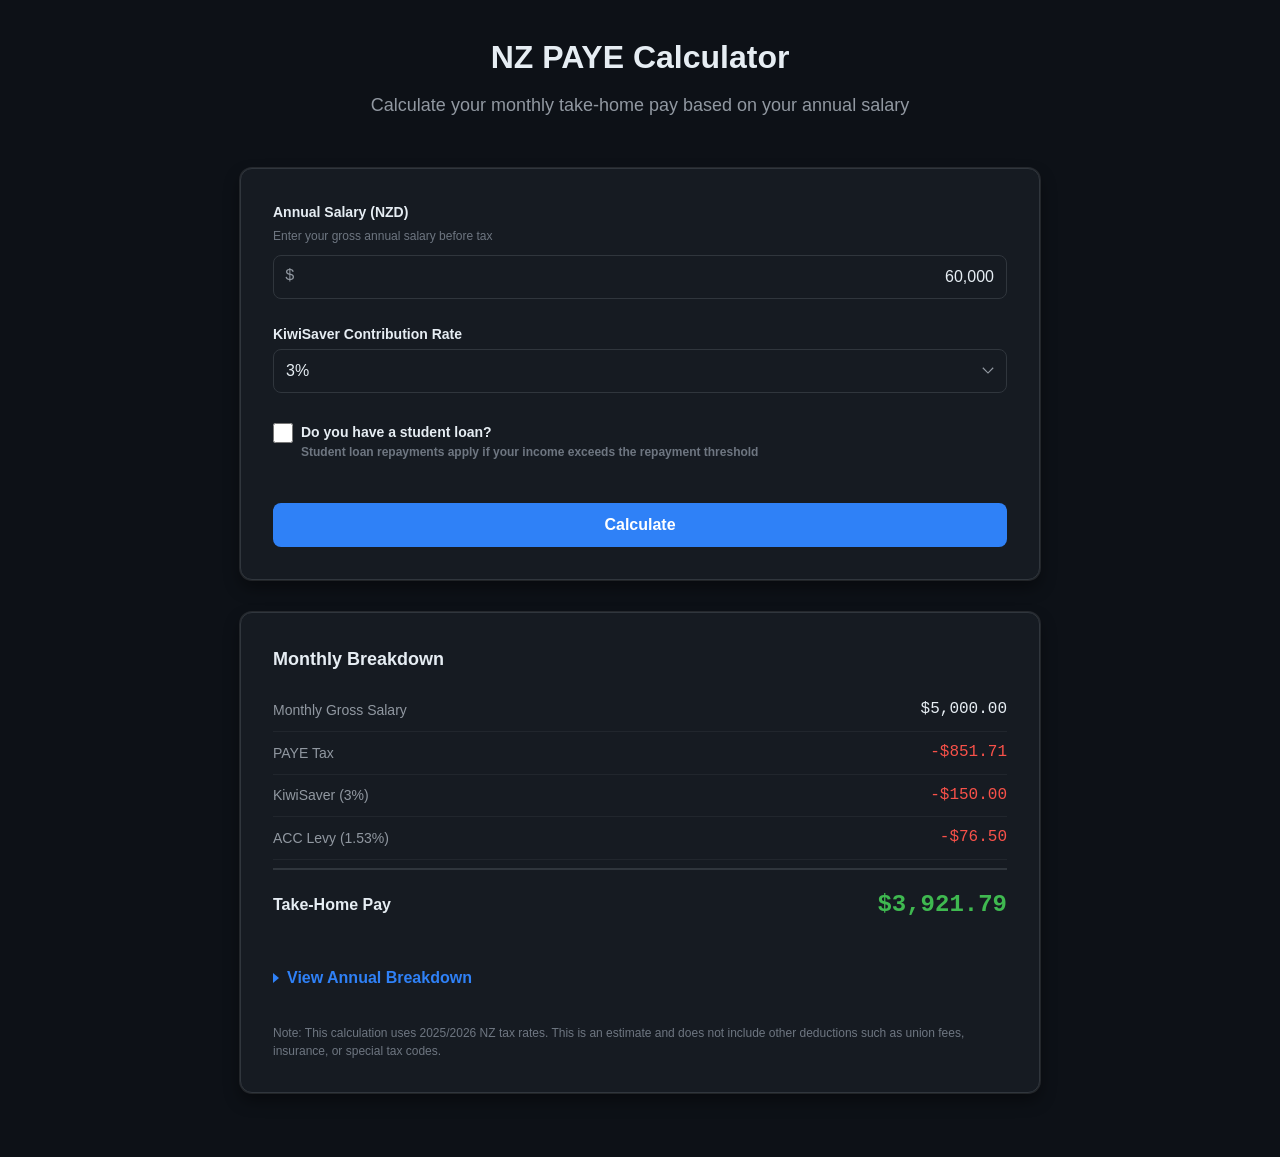
<file: src/mvp/index.html>
<!DOCTYPE html>
<html lang="en">
<head>
    <meta charset="UTF-8">
    <meta name="viewport" content="width=device-width, initial-scale=1.0">
    <title>NZ PAYE Calculator</title>
    <link rel="stylesheet" href="styles.css">
</head>
<body>
    <main class="container">
        <!-- REQ-MVP-016: Header -->
        <header class="header">
            <h1>NZ PAYE Calculator</h1>
            <p class="subtitle">Calculate your monthly take-home pay based on your annual salary</p>
        </header>

        <!-- Calculator Inputs -->
        <section class="card" aria-label="Calculator inputs">
            <form id="paye-form" novalidate>
                <!-- REQ-MVP-001: Annual Salary Input -->
                <div class="form-group">
                    <label for="annual-salary">Annual Salary (NZD)</label>
                    <span class="help-text" id="salary-help">Enter your gross annual salary before tax</span>
                    <div class="input-wrapper">
                        <span class="input-prefix" aria-hidden="true">$</span>
                        <input
                            type="text"
                            id="annual-salary"
                            class="salary-input"
                            placeholder="60,000"
                            value="60,000"
                            inputmode="numeric"
                            aria-describedby="salary-help salary-error"
                        >
                    </div>
                    <!-- REQ-MVP-028: Inline validation error -->
                    <div id="salary-error" class="error-message" role="alert" hidden></div>
                </div>

                <!-- REQ-MVP-003, REQ-007: KiwiSaver Rate Dropdown -->
                <div class="form-group">
                    <label for="kiwisaver-rate">KiwiSaver Contribution Rate</label>
                    <select id="kiwisaver-rate">
                        <!-- REQ-007: 0% option listed first, 3% remains default -->
                        <option value="0">0%</option>
                        <option value="0.03" selected>3%</option>
                        <option value="0.04">4%</option>
                        <option value="0.06">6%</option>
                        <option value="0.08">8%</option>
                        <option value="0.10">10%</option>
                    </select>
                </div>

                <!-- REQ-MVP-004: Student Loan Checkbox -->
                <div class="form-group">
                    <div class="checkbox-wrapper">
                        <input type="checkbox" id="student-loan" aria-describedby="student-loan-help">
                        <label for="student-loan" class="checkbox-label-text">
                            Do you have a student loan?
                            <span class="help-text" id="student-loan-help">Student loan repayments apply if your income exceeds the repayment threshold</span>
                        </label>
                    </div>
                </div>

                <!-- Calculate Button -->
                <button type="submit" class="btn-primary">Calculate</button>
            </form>
        </section>

        <!-- REQ-MVP-012: Results Section -->
        <section id="results" class="card results-section" hidden aria-label="Calculation results" aria-live="polite">
            <!-- REQ-MVP-012: Monthly Breakdown (primary, always visible after calculation) -->
            <h2 class="results-title">Monthly Breakdown</h2>
            <div class="breakdown" id="monthly-breakdown">
                <dl>
                    <div class="row">
                        <dt>Monthly Gross Salary</dt>
                        <dd id="monthly-gross"></dd>
                    </div>
                    <div class="row">
                        <dt>PAYE Tax</dt>
                        <dd id="monthly-paye" class="deduction"></dd>
                    </div>
                    <div class="row">
                        <dt id="monthly-kiwisaver-label">KiwiSaver (3%)</dt>
                        <dd id="monthly-kiwisaver" class="deduction"></dd>
                    </div>
                    <div class="row">
                        <dt>ACC Levy (1.53%)</dt>
                        <dd id="monthly-acc" class="deduction"></dd>
                    </div>
                    <div class="row" id="monthly-student-loan-row" hidden>
                        <dt>Student Loan (12%)</dt>
                        <dd id="monthly-student-loan" class="deduction"></dd>
                    </div>
                    <div class="row take-home-row">
                        <dt>Take-Home Pay</dt>
                        <dd id="monthly-take-home"></dd>
                    </div>
                </dl>
            </div>

            <!-- REQ-MVP-014: Annual Breakdown (collapsible, collapsed by default) -->
            <details>
                <summary>View Annual Breakdown</summary>
                <div class="breakdown" id="annual-breakdown">
                    <dl>
                        <div class="row">
                            <dt>Annual Gross Salary</dt>
                            <dd id="annual-gross"></dd>
                        </div>
                        <div class="row">
                            <dt>PAYE Tax</dt>
                            <dd id="annual-paye" class="deduction"></dd>
                        </div>
                        <div class="row">
                            <dt id="annual-kiwisaver-label">KiwiSaver (3%)</dt>
                            <dd id="annual-kiwisaver" class="deduction"></dd>
                        </div>
                        <div class="row">
                            <dt>ACC Levy (1.53%)</dt>
                            <dd id="annual-acc" class="deduction"></dd>
                        </div>
                        <div class="row" id="annual-student-loan-row" hidden>
                            <dt>Student Loan (12%)</dt>
                            <dd id="annual-student-loan" class="deduction"></dd>
                        </div>
                        <div class="row take-home-row">
                            <dt>Take-Home Pay</dt>
                            <dd id="annual-take-home"></dd>
                        </div>
                    </dl>
                </div>
            </details>

            <!-- REQ-MVP-015: Disclaimer -->
            <p class="disclaimer">
                Note: This calculation uses 2025/2026 NZ tax rates. This is an estimate and does not
                include other deductions such as union fees, insurance, or special tax codes.
            </p>
        </section>
    </main>

    <script src="app.js"></script>
</body>
</html>
</file>
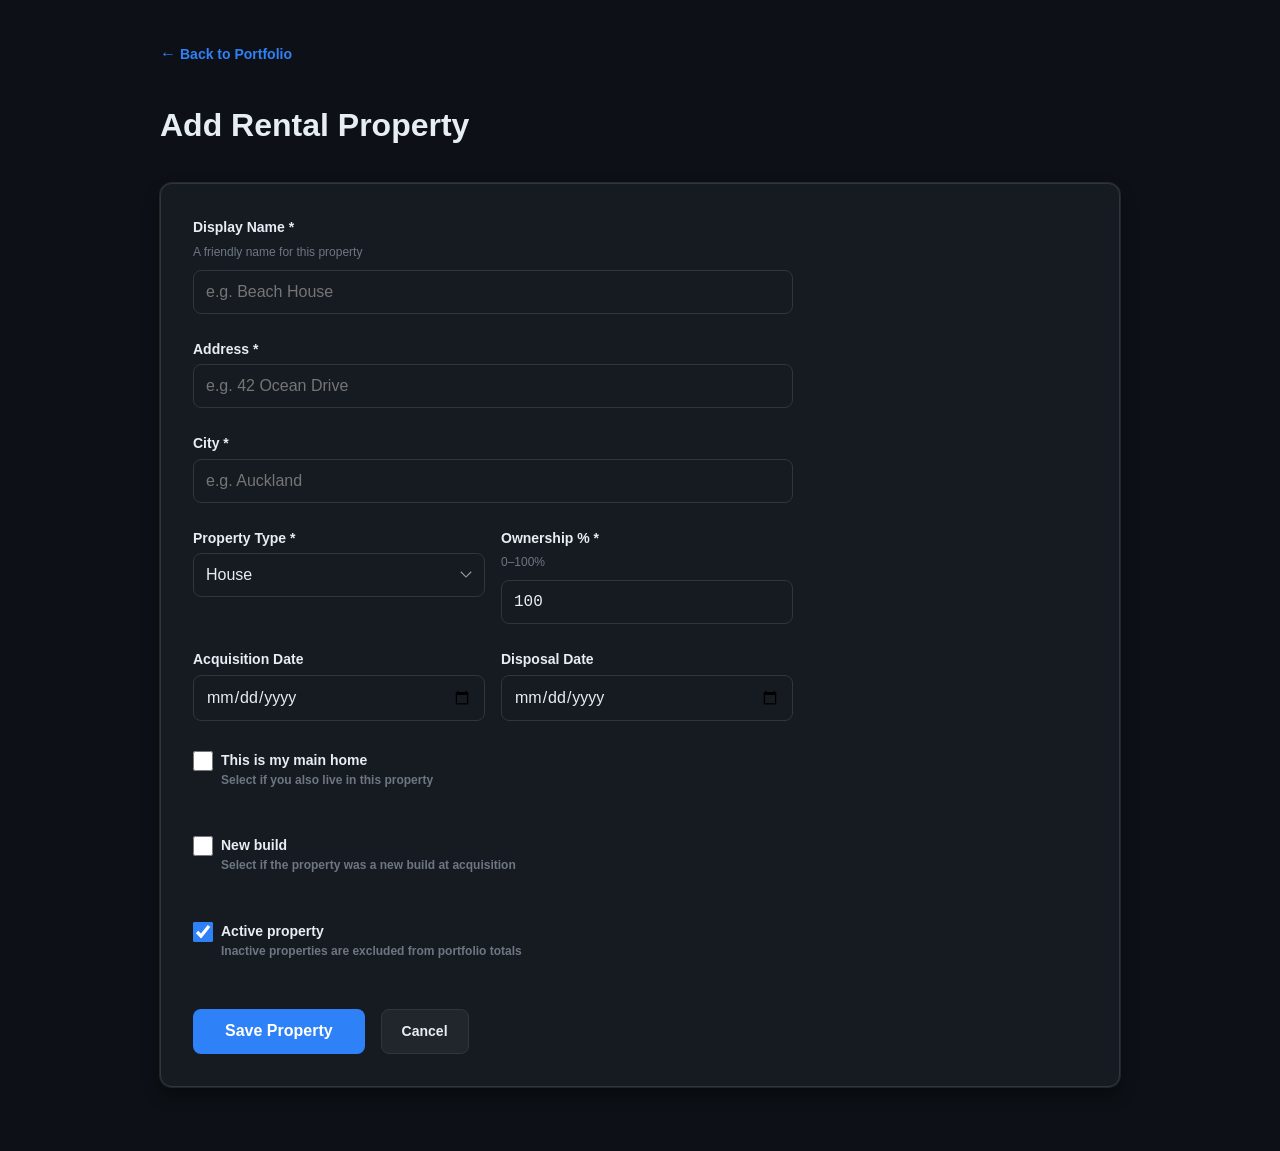
<file: src/mvp/IRD/Individual/rental-property-edit.html>
<!DOCTYPE html>
<html lang="en">
<head>
    <meta charset="UTF-8">
    <meta name="viewport" content="width=device-width, initial-scale=1.0">
    <title>Add / Edit Rental Property</title>
    <!-- REQ-001: Reuse shared design system -->
    <link rel="stylesheet" href="../../styles.css">
    <link rel="stylesheet" href="rental-styles.css">
</head>
<body>
    <main class="rental-container">
        <!-- REQ-001: Back to portfolio -->
        <a href="rental-property.html" class="back-link">Back to Portfolio</a>

        <header class="page-header">
            <h1 id="page-title">Add Rental Property</h1>
        </header>

        <!-- REQ-001: Property form -->
        <section class="card">
            <form id="property-form" class="property-form" novalidate>
                <!-- Display Name -->
                <div class="form-group">
                    <label for="displayName">Display Name <span aria-hidden="true">*</span></label>
                    <span class="help-text">A friendly name for this property</span>
                    <input type="text" id="displayName" required aria-required="true"
                           placeholder="e.g. Beach House">
                    <div class="error-message" id="displayName-error" role="alert" hidden></div>
                </div>

                <!-- Address -->
                <div class="form-group">
                    <label for="addressLine1">Address <span aria-hidden="true">*</span></label>
                    <input type="text" id="addressLine1" required aria-required="true"
                           placeholder="e.g. 42 Ocean Drive">
                    <div class="error-message" id="addressLine1-error" role="alert" hidden></div>
                </div>

                <!-- City -->
                <div class="form-group">
                    <label for="city">City <span aria-hidden="true">*</span></label>
                    <input type="text" id="city" required aria-required="true"
                           placeholder="e.g. Auckland">
                    <div class="error-message" id="city-error" role="alert" hidden></div>
                </div>

                <div class="form-row">
                    <!-- Property Type -->
                    <div class="form-group">
                        <label for="propertyType">Property Type <span aria-hidden="true">*</span></label>
                        <select id="propertyType" required aria-required="true">
                            <option value="House">House</option>
                            <option value="Apartment">Apartment</option>
                            <option value="Townhouse">Townhouse</option>
                            <option value="Unit">Unit</option>
                            <option value="Commercial">Commercial</option>
                            <option value="Other">Other</option>
                        </select>
                    </div>

                    <!-- Ownership Percentage -->
                    <div class="form-group">
                        <label for="ownershipPercentage">Ownership % <span aria-hidden="true">*</span></label>
                        <span class="help-text">0–100%</span>
                        <input type="number" id="ownershipPercentage" required aria-required="true"
                               min="0" max="100" step="0.01" value="100"
                               placeholder="100">
                        <div class="error-message" id="ownershipPercentage-error" role="alert" hidden></div>
                    </div>
                </div>

                <div class="form-row">
                    <!-- Acquisition Date -->
                    <div class="form-group">
                        <label for="acquisitionDate">Acquisition Date</label>
                        <input type="date" id="acquisitionDate">
                    </div>

                    <!-- Disposal Date -->
                    <div class="form-group">
                        <label for="disposalDate">Disposal Date</label>
                        <input type="date" id="disposalDate">
                    </div>
                </div>

                <!-- Boolean flags -->
                <div class="form-group">
                    <div class="checkbox-wrapper">
                        <input type="checkbox" id="isMainHome">
                        <label for="isMainHome" class="checkbox-label-text">
                            This is my main home
                            <span class="help-text">Select if you also live in this property</span>
                        </label>
                    </div>
                </div>

                <div class="form-group">
                    <div class="checkbox-wrapper">
                        <input type="checkbox" id="isNewBuild">
                        <label for="isNewBuild" class="checkbox-label-text">
                            New build
                            <span class="help-text">Select if the property was a new build at acquisition</span>
                        </label>
                    </div>
                </div>

                <div class="form-group">
                    <div class="checkbox-wrapper">
                        <input type="checkbox" id="isActive" checked>
                        <label for="isActive" class="checkbox-label-text">
                            Active property
                            <span class="help-text">Inactive properties are excluded from portfolio totals</span>
                        </label>
                    </div>
                </div>

                <!-- REQ-001: Form actions -->
                <div class="form-actions">
                    <button type="submit" class="btn-primary">Save Property</button>
                    <a href="rental-property.html" class="btn-secondary" role="button">Cancel</a>
                </div>
            </form>
        </section>
    </main>

    <script src="rental-app.js"></script>
    <script>
        /* ================================================
           Property Edit Page — Controller
           REQ-001
           ================================================ */

        'use strict';

        var editingId = getQueryParam('id');

        function initForm() {
            if (editingId) {
                // Pre-populate for editing
                var prop = getPropertyById(editingId);
                if (!prop) {
                    window.location.href = 'rental-property.html';
                    return;
                }
                document.getElementById('page-title').textContent = 'Edit Rental Property';
                document.getElementById('displayName').value = prop.displayName || '';
                document.getElementById('addressLine1').value = prop.addressLine1 || '';
                document.getElementById('city').value = prop.city || '';
                document.getElementById('propertyType').value = prop.propertyType || 'House';
                document.getElementById('ownershipPercentage').value =
                    Math.round(prop.ownershipPercentage * 100);
                document.getElementById('acquisitionDate').value = prop.acquisitionDate || '';
                document.getElementById('disposalDate').value = prop.disposalDate || '';
                document.getElementById('isMainHome').checked = !!prop.isMainHome;
                document.getElementById('isNewBuild').checked = !!prop.isNewBuild;
                document.getElementById('isActive').checked = prop.isActive !== false;
            }
        }

        function validateForm() {
            var valid = true;
            var fields = ['displayName', 'addressLine1', 'city'];
            fields.forEach(function (f) {
                var el = document.getElementById(f);
                var errEl = document.getElementById(f + '-error');
                if (!el.value.trim()) {
                    el.classList.add('has-error');
                    errEl.textContent = 'This field is required.';
                    errEl.hidden = false;
                    valid = false;
                } else {
                    el.classList.remove('has-error');
                    errEl.hidden = true;
                }
            });

            var pctEl = document.getElementById('ownershipPercentage');
            var pctErr = document.getElementById('ownershipPercentage-error');
            var pctVal = parseFloat(pctEl.value);
            if (isNaN(pctVal) || pctVal < 0 || pctVal > 100) {
                pctEl.classList.add('has-error');
                pctErr.textContent = 'Enter a value between 0 and 100.';
                pctErr.hidden = false;
                valid = false;
            } else {
                pctEl.classList.remove('has-error');
                pctErr.hidden = true;
            }

            return valid;
        }

        function handleSubmit(e) {
            e.preventDefault();
            if (!validateForm()) return;

            var data = {
                displayName: document.getElementById('displayName').value.trim(),
                addressLine1: document.getElementById('addressLine1').value.trim(),
                city: document.getElementById('city').value.trim(),
                propertyType: document.getElementById('propertyType').value,
                ownershipPercentage: parseFloat(document.getElementById('ownershipPercentage').value) / 100,
                acquisitionDate: document.getElementById('acquisitionDate').value || null,
                disposalDate: document.getElementById('disposalDate').value || null,
                isMainHome: document.getElementById('isMainHome').checked,
                isNewBuild: document.getElementById('isNewBuild').checked,
                isActive: document.getElementById('isActive').checked
            };

            if (editingId) {
                updateProperty(editingId, data);
                logActivity(
                    (getWorkpaperByPropertyId(editingId) || {}).workpaperId || '',
                    'UpdatedProperty', 'property', null, data.displayName
                );
            } else {
                createProperty(data);
            }

            window.location.href = 'rental-property.html';
        }

        // Bind events
        document.getElementById('property-form').addEventListener('submit', handleSubmit);

        // Clear errors on input
        document.querySelectorAll('#property-form input, #property-form select').forEach(function (el) {
            el.addEventListener('input', function () {
                el.classList.remove('has-error');
                var errEl = document.getElementById(el.id + '-error');
                if (errEl) errEl.hidden = true;
            });
        });

        // Init
        document.addEventListener('DOMContentLoaded', initForm);
    </script>
</body>
</html>
</file>
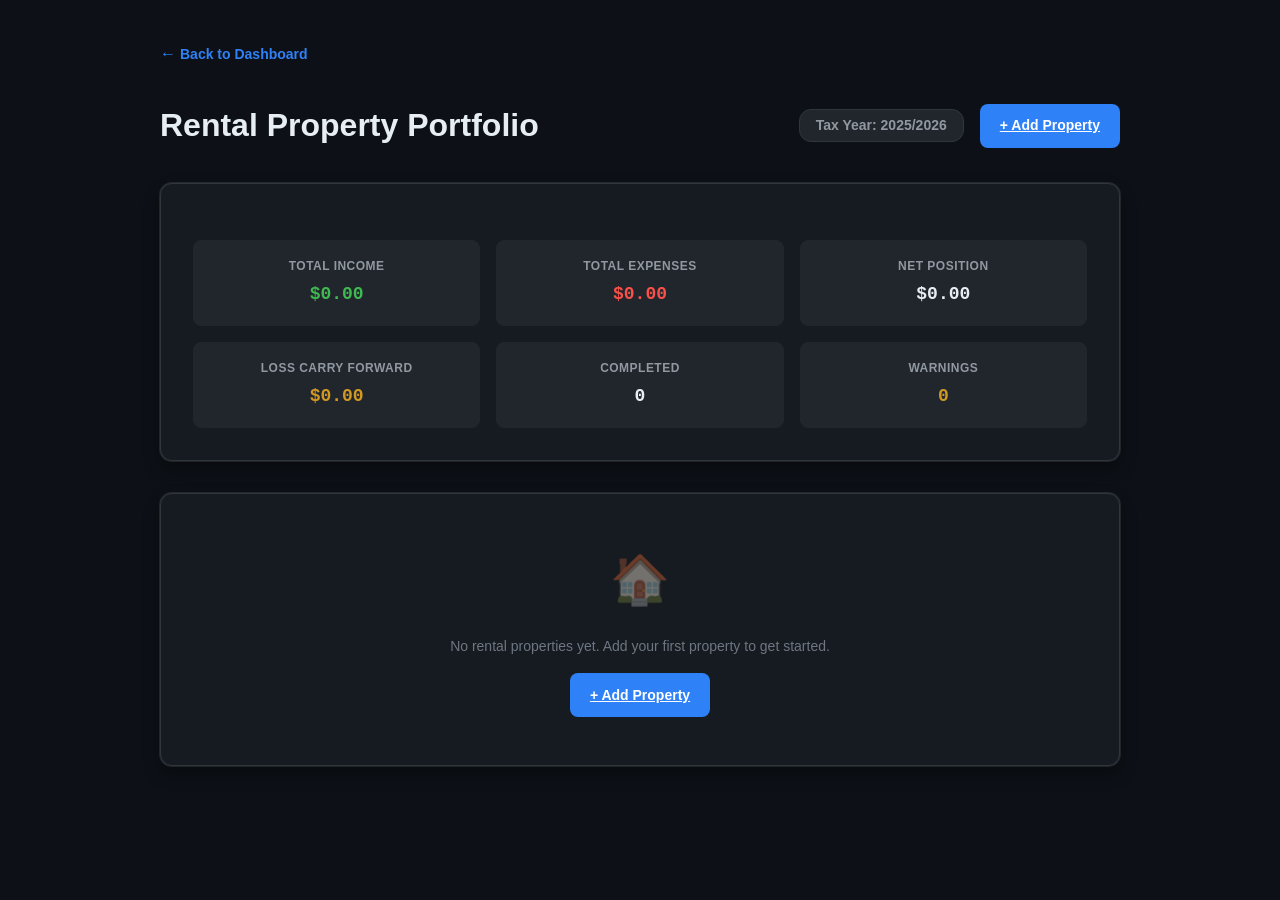
<file: src/mvp/IRD/Individual/rental-property.html>
<!DOCTYPE html>
<html lang="en">
<head>
    <meta charset="UTF-8">
    <meta name="viewport" content="width=device-width, initial-scale=1.0">
    <title>Rental Property Portfolio</title>
    <!-- REQ-001: Reuse shared design system -->
    <link rel="stylesheet" href="../../styles.css">
    <link rel="stylesheet" href="rental-styles.css">
</head>
<body>
    <main class="rental-container">
        <!-- REQ-001: Back to main -->
        <a href="../../index.html" class="back-link">Back to Dashboard</a>

        <!-- REQ-001, REQ-008: Page header with tax year badge -->
        <header class="page-header">
            <h1>Rental Property Portfolio</h1>
            <div class="page-header-actions">
                <span class="tax-year-badge" id="tax-year-badge" aria-label="Tax year"></span>
                <!-- REQ-001: Add property -->
                <a href="rental-property-edit.html" class="btn-primary--compact" role="button">
                    + Add Property
                </a>
            </div>
        </header>

        <!-- REQ-008: Portfolio Totals Panel -->
        <section class="card" aria-label="Portfolio totals" id="totals-section">
            <div class="totals-panel" id="totals-panel">
                <div class="totals-panel__item">
                    <span class="totals-panel__label">Total Income</span>
                    <span class="totals-panel__value totals-panel__value--positive" id="total-income">$0.00</span>
                </div>
                <div class="totals-panel__item">
                    <span class="totals-panel__label">Total Expenses</span>
                    <span class="totals-panel__value totals-panel__value--negative" id="total-expenses">$0.00</span>
                </div>
                <div class="totals-panel__item">
                    <span class="totals-panel__label">Net Position</span>
                    <span class="totals-panel__value" id="total-net">$0.00</span>
                </div>
                <div class="totals-panel__item">
                    <span class="totals-panel__label">Loss Carry Forward</span>
                    <span class="totals-panel__value totals-panel__value--warning" id="total-loss">$0.00</span>
                </div>
                <div class="totals-panel__item">
                    <span class="totals-panel__label">Completed</span>
                    <span class="totals-panel__value" id="total-completed">0</span>
                </div>
                <div class="totals-panel__item">
                    <span class="totals-panel__label">Warnings</span>
                    <span class="totals-panel__value totals-panel__value--warning" id="total-warnings">0</span>
                </div>
            </div>
        </section>

        <!-- REQ-001: Property list -->
        <section aria-label="Property list" id="property-list-section">
            <div class="property-list" id="property-list">
                <!-- Rendered by JS -->
            </div>

            <!-- Empty state -->
            <div class="card no-data" id="empty-state" hidden>
                <div class="no-data__icon" aria-hidden="true">🏠</div>
                <p class="no-data__text">No rental properties yet. Add your first property to get started.</p>
                <a href="rental-property-edit.html" class="btn-primary--compact" role="button">+ Add Property</a>
            </div>
        </section>
    </main>

    <script src="rental-app.js"></script>
    <script>
        /* ================================================
           Portfolio List Page — Controller
           REQ-001, REQ-008
           ================================================ */

        'use strict';

        function renderPortfolio() {
            var settings = loadSettings();
            var properties = loadProperties();
            var listEl = document.getElementById('property-list');
            var emptyEl = document.getElementById('empty-state');
            var badgeEl = document.getElementById('tax-year-badge');

            // REQ-008: Tax year badge
            badgeEl.textContent = 'Tax Year: ' + settings.taxYear;

            // Empty state
            if (properties.length === 0) {
                listEl.innerHTML = '';
                emptyEl.hidden = false;
                return;
            }
            emptyEl.hidden = true;

            // REQ-001: Render property cards
            var html = '';
            properties.forEach(function (prop) {
                var summary = getPropertySummary(prop.propertyId);
                var net = summary.netRentalIncome || 0;
                var netClass = net >= 0 ? 'currency-positive' : 'currency-negative';
                var statusLabel = summary.status.replace(/([A-Z])/g, ' $1').trim();

                // Build diagnostic badges
                var badgesHtml = '<span class="status-badge status-badge--' + summary.status + '">' + statusLabel + '</span>';

                if (summary.hasBlocking) {
                    badgesHtml += ' <span class="diag-badge diag-badge--blocking">Blocking</span>';
                } else if (summary.hasWarning) {
                    badgesHtml += ' <span class="diag-badge diag-badge--warning">Warning</span>';
                }

                html += '<a href="rental-workpaper.html?id=' + prop.propertyId + '" ' +
                    'class="property-card" ' +
                    'aria-label="' + prop.displayName + '">' +
                    '<div class="property-card__info">' +
                        '<span class="property-card__name">' + escapeHtml(prop.displayName) + '</span>' +
                        '<span class="property-card__address">' + escapeHtml(prop.addressLine1 + ', ' + prop.city) + '</span>' +
                        '<div class="property-card__meta">' +
                            '<span>' + escapeHtml(formatCategory(prop.propertyType)) + '</span>' +
                            '<span>' + Math.round(prop.ownershipPercentage * 100) + '% owned</span>' +
                        '</div>' +
                    '</div>' +
                    '<div class="property-card__right">' +
                        '<span class="property-card__net ' + netClass + '">' + formatCurrency(net) + '</span>' +
                        '<div class="property-card__badges">' + badgesHtml + '</div>' +
                    '</div>' +
                '</a>';
            });
            listEl.innerHTML = html;

            // REQ-008: Portfolio totals
            renderTotals();
        }

        // REQ-008: Render totals panel
        function renderTotals() {
            var totals = calculatePortfolioTotals();

            document.getElementById('total-income').textContent = formatCurrency(totals.totalIncome);
            document.getElementById('total-expenses').textContent = formatCurrency(totals.totalExpenses);

            var netEl = document.getElementById('total-net');
            netEl.textContent = formatCurrency(totals.netPosition);
            netEl.className = 'totals-panel__value ' +
                (totals.netPosition >= 0 ? 'totals-panel__value--positive' : 'totals-panel__value--negative');

            document.getElementById('total-loss').textContent = formatCurrency(totals.lossCarryForward);
            document.getElementById('total-completed').textContent = totals.completedCount + ' / ' + totals.propertyCount;
            document.getElementById('total-warnings').textContent = String(totals.warningCount);
        }

        // Utility: escape HTML
        function escapeHtml(str) {
            var div = document.createElement('div');
            div.appendChild(document.createTextNode(str || ''));
            return div.innerHTML;
        }

        // Init
        document.addEventListener('DOMContentLoaded', renderPortfolio);
    </script>
</body>
</html>
</file>
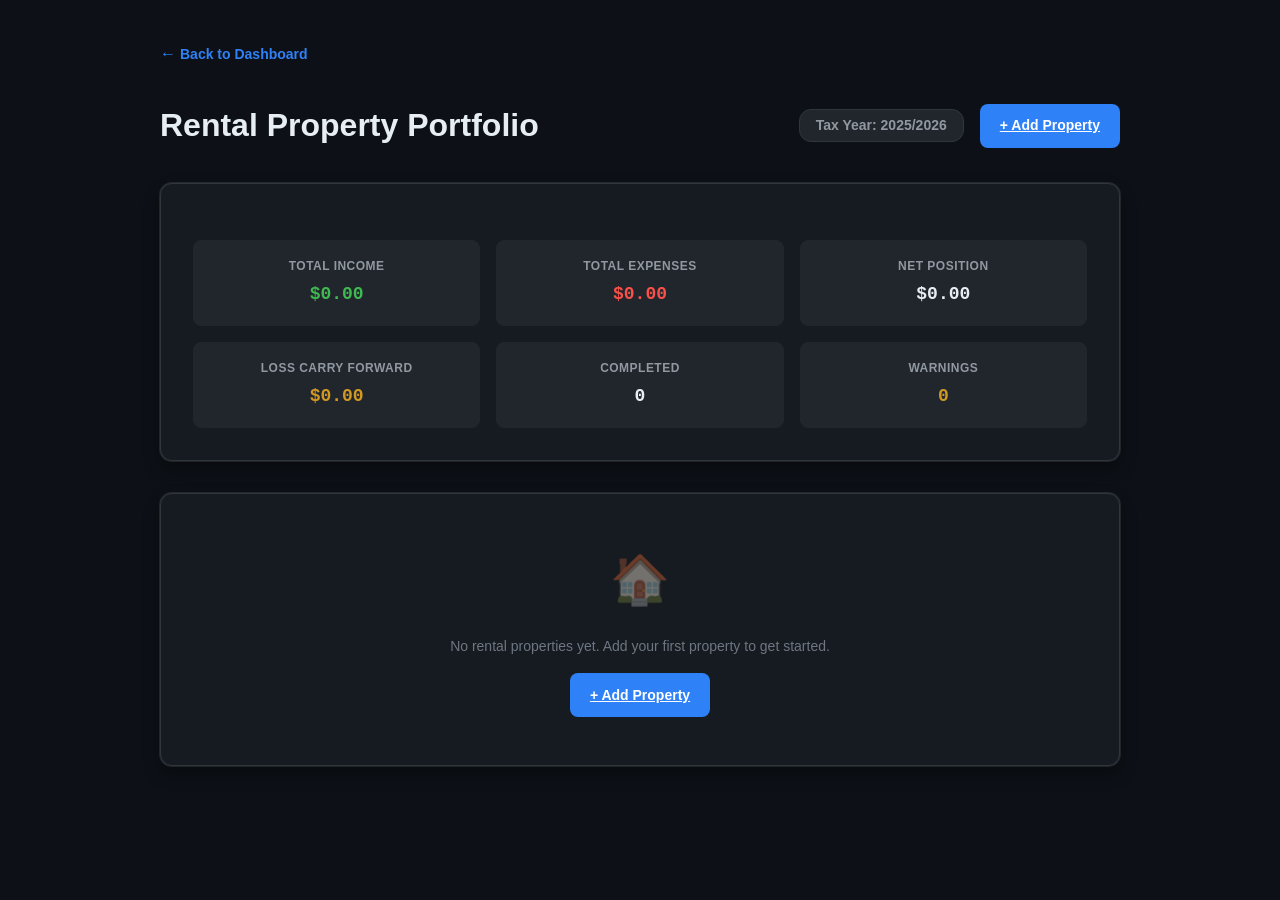
<file: src/mvp/IRD/Individual/rental-workpaper.html>
<!DOCTYPE html>
<html lang="en">
<head>
    <meta charset="UTF-8">
    <meta name="viewport" content="width=device-width, initial-scale=1.0">
    <title>Rental Workpaper</title>
    <!-- REQ-002: Reuse shared design system -->
    <link rel="stylesheet" href="../../styles.css">
    <link rel="stylesheet" href="rental-styles.css">
</head>
<body>
    <main class="rental-container">
        <!-- REQ-002: Back to portfolio -->
        <a href="rental-property.html" class="back-link">Back to Portfolio</a>

        <!-- Header -->
        <header class="page-header">
            <h1 id="workpaper-title">Rental Workpaper</h1>
            <div class="page-header-actions">
                <span class="tax-year-badge" id="tax-year-badge"></span>
                <span class="status-badge" id="header-status-badge"></span>
            </div>
        </header>

        <!-- REQ-012: Diagnostics banner -->
        <div id="diagnostics-banner" class="card diagnostics-list" hidden aria-live="polite"></div>

        <!-- REQ-002: Tab navigation -->
        <nav class="tab-nav" role="tablist" aria-label="Workpaper sections">
            <button role="tab" id="tab-income" aria-selected="true" aria-controls="panel-income"
                    data-tab="income">Income &amp; Days</button>
            <button role="tab" id="tab-expenses" aria-selected="false" aria-controls="panel-expenses"
                    data-tab="expenses">Expenses</button>
            <button role="tab" id="tab-results" aria-selected="false" aria-controls="panel-results"
                    data-tab="results">Results</button>
            <button role="tab" id="tab-evidence" aria-selected="false" aria-controls="panel-evidence"
                    data-tab="evidence">Evidence</button>
            <button role="tab" id="tab-activity" aria-selected="false" aria-controls="panel-activity"
                    data-tab="activity">Activity</button>
        </nav>

        <!-- ============================================
             TAB PANELS
             ============================================ -->

        <!-- REQ-003, REQ-007: Income & Days -->
        <section role="tabpanel" id="panel-income" class="tab-panel active" aria-labelledby="tab-income">
            <div class="card">
                <h2 class="tab-section__title">Income &amp; Days</h2>

                <div class="form-group">
                    <label for="grossRentalIncome">Gross Rental Income ($) <span aria-hidden="true">*</span></label>
                    <span class="help-text">Total rent received before expenses</span>
                    <div class="input-wrapper">
                        <span class="input-prefix" aria-hidden="true">$</span>
                        <input type="text" id="grossRentalIncome" class="salary-input"
                               inputmode="decimal" placeholder="0.00"
                               aria-describedby="grossRentalIncome-help">
                    </div>
                </div>

                <div class="form-row">
                    <div class="form-group">
                        <label for="daysRented">Days Rented <span aria-hidden="true">*</span></label>
                        <span class="help-text">Number of days the property was rented</span>
                        <input type="number" id="daysRented" min="0" max="365" step="1" placeholder="0">
                    </div>
                    <div class="form-group">
                        <label for="daysAvailable">Days Available</label>
                        <span class="help-text">Number of days available for rent</span>
                        <input type="number" id="daysAvailable" min="0" max="365" step="1" placeholder="0">
                    </div>
                </div>

                <!-- REQ-003: Mixed use toggle -->
                <div class="form-group">
                    <div class="toggle-wrapper">
                        <label class="toggle-switch" aria-label="Mixed use property">
                            <input type="checkbox" id="mixedUse">
                            <span class="toggle-slider"></span>
                        </label>
                        <span class="toggle-label" id="mixedUse-label">Mixed Use (personal &amp; rental)</span>
                    </div>
                </div>

                <div class="form-group" id="daysPrivate-group" hidden>
                    <label for="daysPrivate">Days Private Use <span aria-hidden="true">*</span></label>
                    <span class="help-text">Number of days the property was used privately</span>
                    <input type="number" id="daysPrivate" min="0" max="365" step="1" placeholder="0">
                </div>
            </div>
        </section>

        <!-- REQ-002: Expenses -->
        <section role="tabpanel" id="panel-expenses" class="tab-panel" aria-labelledby="tab-expenses">
            <div class="card">
                <h2 class="tab-section__title">Expense Lines</h2>

                <!-- Add expense inline form -->
                <div class="expense-form" id="expense-add-form">
                    <div class="form-group">
                        <label for="exp-category">Category</label>
                        <select id="exp-category">
                            <!-- Options populated by JS -->
                        </select>
                    </div>
                    <div class="form-group">
                        <label for="exp-description">Description</label>
                        <input type="text" id="exp-description" placeholder="Description">
                    </div>
                    <div class="form-group">
                        <label for="exp-amount">Amount ($)</label>
                        <input type="number" id="exp-amount" min="0" step="0.01" placeholder="0.00">
                    </div>
                    <div class="form-group">
                        <label for="exp-capital" class="sr-only">Capital</label>
                        <div class="checkbox-wrapper" style="padding-top:1.25rem;">
                            <input type="checkbox" id="exp-capital">
                            <label for="exp-capital" class="checkbox-label-text" style="font-size:var(--font-size-xs);">Capital</label>
                        </div>
                    </div>
                    <div class="form-group">
                        <label for="exp-apportionable" class="sr-only">Apportion</label>
                        <div class="checkbox-wrapper" style="padding-top:1.25rem;">
                            <input type="checkbox" id="exp-apportionable" checked>
                            <label for="exp-apportionable" class="checkbox-label-text" style="font-size:var(--font-size-xs);">Apportion</label>
                        </div>
                    </div>
                    <div class="form-group">
                        <label class="sr-only">Add</label>
                        <button type="button" id="btn-add-expense" class="btn-primary--compact btn-small"
                                style="margin-top:1rem;">Add</button>
                    </div>
                </div>

                <!-- Expense table -->
                <div class="expense-table-wrapper">
                    <table class="expense-table" id="expense-table">
                        <thead>
                            <tr>
                                <th scope="col">Category</th>
                                <th scope="col">Description</th>
                                <th scope="col" class="amount-cell">Amount</th>
                                <th scope="col" class="checkbox-cell">Capital</th>
                                <th scope="col" class="checkbox-cell">Apportion</th>
                                <th scope="col" class="actions-cell">Actions</th>
                            </tr>
                        </thead>
                        <tbody id="expense-tbody">
                            <!-- Rendered by JS -->
                        </tbody>
                        <tfoot id="expense-tfoot">
                            <tr class="expense-total-row">
                                <td colspan="2"><strong>Total</strong></td>
                                <td class="amount-cell" id="expense-total">$0.00</td>
                                <td></td>
                                <td></td>
                                <td></td>
                            </tr>
                        </tfoot>
                    </table>
                </div>

                <div class="empty-state" id="expenses-empty" hidden>
                    No expense lines added yet.
                </div>
            </div>
        </section>

        <!-- REQ-007: Results -->
        <section role="tabpanel" id="panel-results" class="tab-panel" aria-labelledby="tab-results">
            <div class="card">
                <h2 class="tab-section__title">Calculation Results</h2>

                <!-- REQ-007: Result breakdown -->
                <div class="results-grid" id="results-grid">
                    <div class="result-block">
                        <div class="result-block__title">Adjusted Income</div>
                        <div class="result-block__value result-block__value--positive" id="res-adjustedIncome">$0.00</div>
                    </div>
                    <div class="result-block">
                        <div class="result-block__title">Adjusted Expenses</div>
                        <div class="result-block__value result-block__value--negative" id="res-adjustedExpenses">$0.00</div>
                    </div>
                    <div class="result-block">
                        <div class="result-block__title">Net Rental Income</div>
                        <div class="result-block__value" id="res-netRentalIncome">$0.00</div>
                    </div>
                    <div class="result-block">
                        <div class="result-block__title">Loss Carry Forward</div>
                        <div class="result-block__value totals-panel__value--warning" id="res-lossCarryForward">$0.00</div>
                    </div>
                </div>

                <!-- Detailed breakdown -->
                <details class="tab-section">
                    <summary>View Detailed Breakdown</summary>
                    <div class="breakdown" id="detail-breakdown">
                        <dl>
                            <div class="row">
                                <dt>Total Expenses</dt>
                                <dd class="currency-value" id="res-totalExpenses">$0.00</dd>
                            </div>
                            <div class="row">
                                <dt>Capital Excluded</dt>
                                <dd class="currency-value deduction" id="res-capitalExcluded">$0.00</dd>
                            </div>
                            <div class="row">
                                <dt>Deductible Expense Base</dt>
                                <dd class="currency-value" id="res-deductibleBase">$0.00</dd>
                            </div>
                            <div class="row">
                                <dt>Ownership-Adjusted Expenses</dt>
                                <dd class="currency-value" id="res-ownedExpenses">$0.00</dd>
                            </div>
                            <div class="row">
                                <dt>Apportioned Expenses</dt>
                                <dd class="currency-value" id="res-apportionedExpenses">$0.00</dd>
                            </div>
                            <div class="row">
                                <dt>Interest Total</dt>
                                <dd class="currency-value" id="res-interestTotal">$0.00</dd>
                            </div>
                            <div class="row">
                                <dt>Deductible Interest (80%)</dt>
                                <dd class="currency-value" id="res-deductibleInterest">$0.00</dd>
                            </div>
                        </dl>
                    </div>
                </details>

                <!-- REQ-011: Status lifecycle buttons -->
                <div class="status-actions" id="status-actions">
                    <span class="status-actions__current">
                        Current Status: <span class="status-badge" id="results-status-badge"></span>
                    </span>
                    <div class="btn-group" id="status-buttons">
                        <!-- Rendered by JS -->
                    </div>
                </div>
            </div>
        </section>

        <!-- REQ-009: Evidence -->
        <section role="tabpanel" id="panel-evidence" class="tab-panel" aria-labelledby="tab-evidence">
            <div class="card">
                <h2 class="tab-section__title">Evidence</h2>

                <!-- Add evidence stub form -->
                <div class="evidence-form" id="evidence-add-form">
                    <div class="form-group">
                        <label for="ev-fileName">File Name</label>
                        <input type="text" id="ev-fileName" placeholder="receipt.pdf">
                    </div>
                    <div class="form-group">
                        <label for="ev-contentType">Content Type</label>
                        <input type="text" id="ev-contentType" placeholder="application/pdf">
                    </div>
                    <div class="form-group">
                        <label for="ev-sizeBytes">Size (bytes)</label>
                        <input type="number" id="ev-sizeBytes" min="0" placeholder="0">
                    </div>
                    <div class="form-group">
                        <label class="sr-only">Add</label>
                        <button type="button" id="btn-add-evidence" class="btn-primary--compact btn-small"
                                style="margin-top:1rem;">Add Evidence</button>
                    </div>
                </div>

                <!-- Evidence list -->
                <div class="evidence-list" id="evidence-list">
                    <!-- Rendered by JS -->
                </div>

                <div class="empty-state" id="evidence-empty" hidden>
                    No evidence attached yet.
                </div>
            </div>
        </section>

        <!-- REQ-006: Activity -->
        <section role="tabpanel" id="panel-activity" class="tab-panel" aria-labelledby="tab-activity">
            <div class="card">
                <h2 class="tab-section__title">Activity Log</h2>
                <div class="activity-log" id="activity-log">
                    <!-- Rendered by JS -->
                </div>
                <div class="empty-state" id="activity-empty" hidden>
                    No activity recorded yet.
                </div>
            </div>
        </section>
    </main>

    <script src="rental-app.js"></script>
    <script>
        /* ================================================
           Workpaper Detail Page — Controller
           REQ-002, REQ-003, REQ-006, REQ-007,
           REQ-009, REQ-011, REQ-012
           ================================================ */

        'use strict';

        var propertyId = getQueryParam('id');
        var workpaper = null;
        var property = null;

        /* ------------------------------------------------
           Initialization
           ------------------------------------------------ */
        function init() {
            if (!propertyId) {
                window.location.href = 'rental-property.html';
                return;
            }
            property = getPropertyById(propertyId);
            if (!property) {
                window.location.href = 'rental-property.html';
                return;
            }
            workpaper = getWorkpaperByPropertyId(propertyId);
            if (!workpaper) {
                workpaper = createWorkpaper(propertyId);
            }

            // Set header
            document.getElementById('workpaper-title').textContent = property.displayName;
            document.getElementById('tax-year-badge').textContent = 'Tax Year: ' + loadSettings().taxYear;

            // Populate expense category dropdown
            populateCategoryDropdown();

            // Bind events
            bindTabNavigation();
            bindIncomeInputs();
            bindExpenseForm();
            bindEvidenceForm();

            // Initial render
            renderAll();
        }

        /* ------------------------------------------------
           Tab Navigation
           ------------------------------------------------ */
        function bindTabNavigation() {
            var tabs = document.querySelectorAll('.tab-nav [role="tab"]');
            tabs.forEach(function (tab) {
                tab.addEventListener('click', function () {
                    activateTab(tab.getAttribute('data-tab'));
                });
                tab.addEventListener('keydown', function (e) {
                    var tabsArr = Array.from(tabs);
                    var idx = tabsArr.indexOf(tab);
                    if (e.key === 'ArrowRight') {
                        e.preventDefault();
                        var next = tabsArr[(idx + 1) % tabsArr.length];
                        next.focus();
                        activateTab(next.getAttribute('data-tab'));
                    } else if (e.key === 'ArrowLeft') {
                        e.preventDefault();
                        var prev = tabsArr[(idx - 1 + tabsArr.length) % tabsArr.length];
                        prev.focus();
                        activateTab(prev.getAttribute('data-tab'));
                    }
                });
            });
        }

        function activateTab(tabName) {
            document.querySelectorAll('.tab-nav [role="tab"]').forEach(function (t) {
                t.setAttribute('aria-selected', t.getAttribute('data-tab') === tabName ? 'true' : 'false');
            });
            document.querySelectorAll('.tab-panel').forEach(function (p) {
                p.classList.toggle('active', p.id === 'panel-' + tabName);
            });
        }

        /* ------------------------------------------------
           Income & Days Inputs (REQ-003, REQ-007)
           ------------------------------------------------ */
        function bindIncomeInputs() {
            var fields = ['grossRentalIncome', 'daysRented', 'daysAvailable', 'daysPrivate'];
            fields.forEach(function (f) {
                var el = document.getElementById(f);
                if (el) {
                    el.addEventListener('input', debounce(function () {
                        saveIncomeFields();
                        recalculate();
                    }, 300));
                }
            });

            // REQ-003: Mixed use toggle
            document.getElementById('mixedUse').addEventListener('change', function () {
                var isChecked = this.checked;
                document.getElementById('daysPrivate-group').hidden = !isChecked;
                saveIncomeFields();
                recalculate();
            });
        }

        function saveIncomeFields() {
            if (!workpaper) return;

            var grossVal = document.getElementById('grossRentalIncome').value.replace(/[^0-9.]/g, '');
            var oldGross = workpaper.grossRentalIncome;
            var newGross = parseFloat(grossVal) || 0;
            if (oldGross !== newGross) {
                logActivity(workpaper.workpaperId, 'FieldChange', 'grossRentalIncome',
                    String(oldGross), String(newGross));
            }

            var daysRented = parseInt(document.getElementById('daysRented').value, 10) || 0;
            if (workpaper.daysRented !== daysRented) {
                logActivity(workpaper.workpaperId, 'FieldChange', 'daysRented',
                    String(workpaper.daysRented), String(daysRented));
            }

            var daysAvailable = parseInt(document.getElementById('daysAvailable').value, 10) || 0;
            var daysPrivate = parseInt(document.getElementById('daysPrivate').value, 10) || 0;
            var mixedUse = document.getElementById('mixedUse').checked;

            if (workpaper.mixedUse !== mixedUse) {
                logActivity(workpaper.workpaperId, 'FieldChange', 'mixedUse',
                    String(workpaper.mixedUse), String(mixedUse));
            }

            updateWorkpaper(workpaper.workpaperId, {
                grossRentalIncome: newGross,
                daysRented: daysRented,
                daysAvailable: daysAvailable,
                daysPrivate: daysPrivate,
                mixedUse: mixedUse
            });
            workpaper = getWorkpaperById(workpaper.workpaperId);
        }

        function populateIncomeFields() {
            if (!workpaper) return;
            document.getElementById('grossRentalIncome').value =
                workpaper.grossRentalIncome ? workpaper.grossRentalIncome.toFixed(2) : '';
            document.getElementById('daysRented').value = workpaper.daysRented || '';
            document.getElementById('daysAvailable').value = workpaper.daysAvailable || '';
            document.getElementById('daysPrivate').value = workpaper.daysPrivate || '';
            document.getElementById('mixedUse').checked = !!workpaper.mixedUse;
            document.getElementById('daysPrivate-group').hidden = !workpaper.mixedUse;
        }

        /* ------------------------------------------------
           Expense Form (REQ-002)
           ------------------------------------------------ */
        function populateCategoryDropdown() {
            var sel = document.getElementById('exp-category');
            sel.innerHTML = '';
            EXPENSE_CATEGORIES.forEach(function (cat) {
                var opt = document.createElement('option');
                opt.value = cat;
                opt.textContent = formatCategory(cat);
                sel.appendChild(opt);
            });
        }

        function bindExpenseForm() {
            document.getElementById('btn-add-expense').addEventListener('click', function () {
                var category = document.getElementById('exp-category').value;
                var description = document.getElementById('exp-description').value.trim();
                var amount = parseFloat(document.getElementById('exp-amount').value) || 0;
                var isCapital = document.getElementById('exp-capital').checked;
                var isApportionable = document.getElementById('exp-apportionable').checked;

                if (!description || amount <= 0) return;

                addExpenseLine(workpaper.workpaperId, {
                    category: category,
                    description: description,
                    amount: amount,
                    isCapital: isCapital,
                    isApportionable: isApportionable
                });

                // Clear form
                document.getElementById('exp-description').value = '';
                document.getElementById('exp-amount').value = '';
                document.getElementById('exp-capital').checked = false;
                document.getElementById('exp-apportionable').checked = true;

                workpaper = getWorkpaperById(workpaper.workpaperId);
                recalculate();
            });
        }

        function renderExpenses() {
            if (!workpaper) return;
            var lines = workpaper.expenseLines || [];
            var tbody = document.getElementById('expense-tbody');
            var emptyEl = document.getElementById('expenses-empty');
            var tfoot = document.getElementById('expense-tfoot');

            if (lines.length === 0) {
                tbody.innerHTML = '';
                emptyEl.hidden = false;
                tfoot.hidden = true;
                return;
            }
            emptyEl.hidden = true;
            tfoot.hidden = false;

            var html = '';
            var total = 0;
            lines.forEach(function (line) {
                total += parseFloat(line.amount) || 0;
                html += '<tr>' +
                    '<td>' + escapeHtml(formatCategory(line.category)) + '</td>' +
                    '<td>' + escapeHtml(line.description) + '</td>' +
                    '<td class="amount-cell">' + formatCurrency(line.amount) + '</td>' +
                    '<td class="checkbox-cell">' + (line.isCapital ? '✓' : '') + '</td>' +
                    '<td class="checkbox-cell">' + (line.isApportionable ? '✓' : '') + '</td>' +
                    '<td class="actions-cell">' +
                        '<button type="button" class="btn-danger btn-small" ' +
                            'data-remove-line="' + line.lineId + '" ' +
                            'aria-label="Remove ' + escapeHtml(line.description) + '">' +
                            'Remove' +
                        '</button>' +
                    '</td>' +
                '</tr>';
            });
            tbody.innerHTML = html;
            document.getElementById('expense-total').textContent = formatCurrency(total);

            // Bind remove buttons
            tbody.querySelectorAll('[data-remove-line]').forEach(function (btn) {
                btn.addEventListener('click', function () {
                    var lineId = btn.getAttribute('data-remove-line');
                    removeExpenseLine(workpaper.workpaperId, lineId);
                    workpaper = getWorkpaperById(workpaper.workpaperId);
                    recalculate();
                });
            });
        }

        /* ------------------------------------------------
           Results (REQ-007)
           ------------------------------------------------ */
        function renderResults() {
            if (!workpaper) return;

            document.getElementById('res-adjustedIncome').textContent = formatCurrency(workpaper.adjustedIncome);
            document.getElementById('res-adjustedExpenses').textContent = formatCurrency(workpaper.adjustedDeductibleExpenses);

            var netEl = document.getElementById('res-netRentalIncome');
            netEl.textContent = formatCurrency(workpaper.netRentalIncome);
            netEl.className = 'result-block__value ' +
                (workpaper.netRentalIncome >= 0 ? 'result-block__value--positive' : 'result-block__value--negative');

            document.getElementById('res-lossCarryForward').textContent = formatCurrency(workpaper.lossCarryForward);

            // Detailed breakdown
            document.getElementById('res-totalExpenses').textContent = formatCurrency(workpaper.totalExpenses);
            document.getElementById('res-capitalExcluded').textContent = formatCurrency(workpaper.capitalExcludedTotal);
            document.getElementById('res-deductibleBase').textContent = formatCurrency(workpaper.deductibleExpenseBase);
            document.getElementById('res-ownedExpenses').textContent = formatCurrency(workpaper.ownedExpenses);
            document.getElementById('res-apportionedExpenses').textContent = formatCurrency(workpaper.apportionedExpenses);
            document.getElementById('res-interestTotal').textContent = formatCurrency(workpaper.interestTotal);
            document.getElementById('res-deductibleInterest').textContent = formatCurrency(workpaper.deductibleInterest);

            renderStatusActions();
        }

        /* ------------------------------------------------
           Status Lifecycle (REQ-011)
           ------------------------------------------------ */
        function renderStatusActions() {
            if (!workpaper) return;
            var badge = document.getElementById('results-status-badge');
            var headerBadge = document.getElementById('header-status-badge');
            var statusLabel = workpaper.status.replace(/([A-Z])/g, ' $1').trim();

            badge.textContent = statusLabel;
            badge.className = 'status-badge status-badge--' + workpaper.status;
            headerBadge.textContent = statusLabel;
            headerBadge.className = 'status-badge status-badge--' + workpaper.status;

            var btnsContainer = document.getElementById('status-buttons');
            var html = '';
            var currentIdx = STATUS_ORDER.indexOf(workpaper.status);

            // Forward transition
            if (currentIdx < STATUS_ORDER.length - 1) {
                var nextStatus = STATUS_ORDER[currentIdx + 1];
                var nextLabel = nextStatus.replace(/([A-Z])/g, ' $1').trim();
                html += '<button type="button" class="btn-primary--compact btn-small" ' +
                    'data-transition="' + nextStatus + '">Move to ' + nextLabel + '</button>';
            }

            // Back to InProgress from ReadyToReview
            if (workpaper.status === 'ReadyToReview') {
                html += '<button type="button" class="btn-secondary btn-small" ' +
                    'data-transition="InProgress">Back to In Progress</button>';
            }

            btnsContainer.innerHTML = html;

            btnsContainer.querySelectorAll('[data-transition]').forEach(function (btn) {
                btn.addEventListener('click', function () {
                    var newStatus = btn.getAttribute('data-transition');
                    var result = transitionStatus(workpaper.workpaperId, newStatus);
                    if (result) {
                        workpaper = result;
                        renderAll();
                    }
                });
            });
        }

        /* ------------------------------------------------
           Evidence (REQ-009)
           ------------------------------------------------ */
        function bindEvidenceForm() {
            document.getElementById('btn-add-evidence').addEventListener('click', function () {
                var fileName = document.getElementById('ev-fileName').value.trim();
                var contentType = document.getElementById('ev-contentType').value.trim() || 'application/octet-stream';
                var sizeBytes = parseInt(document.getElementById('ev-sizeBytes').value, 10) || 0;

                if (!fileName) return;

                addEvidence(workpaper.workpaperId, {
                    fileName: fileName,
                    contentType: contentType,
                    sizeBytes: sizeBytes
                });

                // Clear form
                document.getElementById('ev-fileName').value = '';
                document.getElementById('ev-contentType').value = '';
                document.getElementById('ev-sizeBytes').value = '';

                renderEvidence();
                renderDiagnostics();
            });
        }

        function renderEvidence() {
            var evidenceItems = getEvidenceForWorkpaper(workpaper.workpaperId);
            var listEl = document.getElementById('evidence-list');
            var emptyEl = document.getElementById('evidence-empty');

            if (evidenceItems.length === 0) {
                listEl.innerHTML = '';
                emptyEl.hidden = false;
                return;
            }
            emptyEl.hidden = true;

            var html = '';
            evidenceItems.forEach(function (ev) {
                var sizeStr = ev.sizeBytes > 1024
                    ? (ev.sizeBytes / 1024).toFixed(1) + ' KB'
                    : ev.sizeBytes + ' bytes';

                html += '<div class="evidence-item">' +
                    '<div class="evidence-item__info">' +
                        '<span class="evidence-item__name">' + escapeHtml(ev.fileName) + '</span>' +
                        '<span class="evidence-item__meta">' +
                            escapeHtml(ev.contentType) + ' &middot; ' + sizeStr +
                            ' &middot; ' + formatDate(ev.uploadedAt) +
                        '</span>' +
                    '</div>' +
                    '<button type="button" class="btn-danger btn-small" ' +
                        'data-remove-evidence="' + ev.evidenceId + '" ' +
                        'aria-label="Remove ' + escapeHtml(ev.fileName) + '">' +
                        'Remove' +
                    '</button>' +
                '</div>';
            });
            listEl.innerHTML = html;

            listEl.querySelectorAll('[data-remove-evidence]').forEach(function (btn) {
                btn.addEventListener('click', function () {
                    removeEvidence(btn.getAttribute('data-remove-evidence'));
                    renderEvidence();
                    renderDiagnostics();
                });
            });
        }

        /* ------------------------------------------------
           Activity Log (REQ-006)
           ------------------------------------------------ */
        function renderActivity() {
            var activities = getActivitiesForWorkpaper(workpaper.workpaperId);
            var logEl = document.getElementById('activity-log');
            var emptyEl = document.getElementById('activity-empty');

            if (activities.length === 0) {
                logEl.innerHTML = '';
                emptyEl.hidden = false;
                return;
            }
            emptyEl.hidden = true;

            var html = '';
            activities.forEach(function (act) {
                var valuesHtml = '';
                if (act.oldValue && act.newValue) {
                    valuesHtml = '<span class="activity-entry__values"> ' +
                        escapeHtml(act.oldValue) + ' → ' + escapeHtml(act.newValue) + '</span>';
                } else if (act.newValue) {
                    valuesHtml = '<span class="activity-entry__values"> → ' + escapeHtml(act.newValue) + '</span>';
                } else if (act.oldValue) {
                    valuesHtml = '<span class="activity-entry__values"> ' + escapeHtml(act.oldValue) + ' → (removed)</span>';
                }

                html += '<div class="activity-entry">' +
                    '<span class="activity-entry__time">' + formatDate(act.timestamp) + '</span>' +
                    '<span class="activity-entry__body">' +
                        '<span class="activity-entry__action">' + escapeHtml(act.actionType) + '</span>' +
                        (act.fieldName ? ' <span class="activity-entry__field">' + escapeHtml(act.fieldName) + '</span>' : '') +
                        valuesHtml +
                    '</span>' +
                '</div>';
            });
            logEl.innerHTML = html;
        }

        /* ------------------------------------------------
           Diagnostics (REQ-012)
           ------------------------------------------------ */
        function renderDiagnostics() {
            var diags = runDiagnostics(workpaper.workpaperId);
            var banner = document.getElementById('diagnostics-banner');

            if (diags.length === 0) {
                banner.hidden = true;
                banner.innerHTML = '';
                return;
            }
            banner.hidden = false;

            var html = '';
            diags.forEach(function (d) {
                html += '<span class="diag-badge diag-badge--' + d.level + '">' +
                    d.level.charAt(0).toUpperCase() + d.level.slice(1) + ': ' +
                    escapeHtml(d.message) +
                '</span>';
            });
            banner.innerHTML = html;
        }

        /* ------------------------------------------------
           Recalculate & Render All
           ------------------------------------------------ */
        function recalculate() {
            if (!workpaper) return;
            calculateWorkpaper(workpaper.workpaperId);
            workpaper = getWorkpaperById(workpaper.workpaperId);
            renderResults();
            renderExpenses();
            renderDiagnostics();
            renderActivity();
        }

        function renderAll() {
            workpaper = getWorkpaperById(workpaper.workpaperId);
            populateIncomeFields();
            recalculate();
            renderEvidence();
        }

        /* ------------------------------------------------
           Utilities
           ------------------------------------------------ */
        function escapeHtml(str) {
            var div = document.createElement('div');
            div.appendChild(document.createTextNode(str || ''));
            return div.innerHTML;
        }

        function debounce(fn, delay) {
            var timer;
            return function () {
                var context = this;
                var args = arguments;
                clearTimeout(timer);
                timer = setTimeout(function () {
                    fn.apply(context, args);
                }, delay);
            };
        }

        /* ------------------------------------------------
           Bootstrap
           ------------------------------------------------ */
        document.addEventListener('DOMContentLoaded', init);
    </script>
</body>
</html>
</file>
<file: src/mvp/styles.css>
/* ================================================
   Design Tokens
   ================================================ */
:root {
    --color-bg-primary: #0d1117;
    --color-bg-secondary: #161b22;
    --color-bg-accent: #21262d;
    --color-bg-hover: #30363d;
    --color-text-primary: #e6edf3;
    --color-text-secondary: #9198a1;
    --color-text-tertiary: #6e7681;
    --color-accent-primary: #2f81f7;
    --color-accent-primary-hover: #539bf5;
    --color-accent-primary-active: #6ca6ff;
    --color-success: #3fb950;
    --color-success-bg: #1f3326;
    --color-error: #f85149;
    --color-error-bg: #3b1219;
    --color-warning: #d29922;
    --color-border: #30363d;
    --color-border-muted: #21262d;

    --font-family-base: -apple-system, BlinkMacSystemFont, 'Segoe UI', 'Noto Sans', Helvetica, Arial, sans-serif;
    --font-family-mono: ui-monospace, 'Cascadia Code', 'SF Mono', Monaco, 'Courier New', monospace;

    --font-size-xs: 0.75rem;
    --font-size-sm: 0.875rem;
    --font-size-base: 1rem;
    --font-size-lg: 1.125rem;
    --font-size-xl: 1.5rem;
    --font-size-2xl: 2rem;

    --spacing-xs: 0.25rem;
    --spacing-sm: 0.5rem;
    --spacing-md: 1rem;
    --spacing-lg: 1.5rem;
    --spacing-xl: 2rem;
    --spacing-2xl: 3rem;

    --radius-sm: 0.25rem;
    --radius-md: 0.5rem;
    --radius-lg: 0.75rem;

    --shadow-sm: 0 0 0 1px rgba(255, 255, 255, 0.05);
    --shadow-md: 0 0 0 1px rgba(255, 255, 255, 0.1), 0 8px 16px rgba(0, 0, 0, 0.4);

    --transition-fast: 150ms ease-in-out;
    --transition-base: 250ms ease-in-out;
}

/* ================================================
   Reset & Base
   ================================================ */
*,
*::before,
*::after {
    box-sizing: border-box;
    margin: 0;
    padding: 0;
}

body {
    font-family: var(--font-family-base);
    font-size: var(--font-size-base);
    color: var(--color-text-primary);
    background-color: var(--color-bg-primary);
    line-height: 1.6;
    min-height: 100vh;
    padding: var(--spacing-xl);
}

/* ================================================
   Accessibility
   ================================================ */
.sr-only {
    position: absolute;
    width: 1px;
    height: 1px;
    padding: 0;
    margin: -1px;
    overflow: hidden;
    clip: rect(0, 0, 0, 0);
    white-space: nowrap;
    border-width: 0;
}

:focus-visible {
    outline: 2px solid var(--color-accent-primary);
    outline-offset: 2px;
}

/* ================================================
   Layout
   ================================================ */
.container {
    max-width: 800px;
    margin: 0 auto;
}

/* ================================================
   Header
   ================================================ */
.header {
    text-align: center;
    margin-bottom: var(--spacing-2xl);
}

.header h1 {
    font-size: var(--font-size-2xl);
    font-weight: 700;
    color: var(--color-text-primary);
    margin-bottom: var(--spacing-sm);
}

.header .subtitle {
    font-size: var(--font-size-lg);
    color: var(--color-text-secondary);
}

/* ================================================
   Card
   ================================================ */
.card {
    background-color: var(--color-bg-secondary);
    border: 1px solid var(--color-border);
    border-radius: 12px;
    box-shadow: var(--shadow-md);
    padding: var(--spacing-xl);
    margin-bottom: var(--spacing-xl);
}

/* ================================================
   Form Elements
   ================================================ */
.form-group {
    margin-bottom: var(--spacing-lg);
}

.form-group label {
    display: block;
    font-size: var(--font-size-sm);
    font-weight: 600;
    color: var(--color-text-primary);
    margin-bottom: var(--spacing-xs);
}

.help-text {
    display: block;
    font-size: var(--font-size-xs);
    color: var(--color-text-tertiary);
    margin-bottom: var(--spacing-sm);
}

.input-wrapper {
    position: relative;
    display: flex;
    align-items: center;
}

.input-prefix {
    position: absolute;
    left: 12px;
    color: var(--color-text-secondary);
    font-family: var(--font-family-mono);
    font-size: var(--font-size-base);
    pointer-events: none;
    z-index: 1;
}

input[type="text"],
select {
    width: 100%;
    padding: 0.75rem;
    background-color: var(--color-bg-secondary);
    border: 1px solid var(--color-border);
    border-radius: 8px;
    color: var(--color-text-primary);
    font-family: var(--font-family-base);
    font-size: var(--font-size-base);
    transition: border-color var(--transition-fast), box-shadow var(--transition-fast);
    min-height: 44px;
}

input[type="text"]:focus,
select:focus {
    border-color: var(--color-accent-primary);
    box-shadow: 0 0 0 3px rgba(47, 129, 247, 0.3);
    outline: none;
}

input[type="text"].has-error {
    border-color: var(--color-error);
    box-shadow: 0 0 0 3px rgba(248, 81, 73, 0.2);
}

.salary-input {
    padding-left: 28px;
    font-family: var(--font-family-mono);
    text-align: right;
}

select {
    -webkit-appearance: none;
    appearance: none;
    background-image: url("data:image/svg+xml,%3Csvg xmlns='http://www.w3.org/2000/svg' width='12' height='12' viewBox='0 0 12 12'%3E%3Cpath fill='%239198a1' d='M6 8.825L0.375 3.2l0.85-0.85L6 7.125l4.775-4.775 0.85 0.85z'/%3E%3C/svg%3E");
    background-repeat: no-repeat;
    background-position: right 12px center;
    padding-right: 36px;
    cursor: pointer;
}

/* ================================================
   Checkbox
   ================================================ */
.checkbox-wrapper {
    display: flex;
    align-items: flex-start;
    gap: var(--spacing-sm);
    min-height: 44px;
    padding: var(--spacing-xs) 0;
}

.checkbox-wrapper input[type="checkbox"] {
    width: 20px;
    height: 20px;
    min-width: 20px;
    margin-top: 2px;
    accent-color: var(--color-accent-primary);
    cursor: pointer;
    flex-shrink: 0;
}

.checkbox-label-text {
    cursor: pointer;
}

/* ================================================
   Validation Error
   ================================================ */
.error-message {
    font-size: 14px;
    font-weight: 500;
    color: var(--color-error);
    margin-top: var(--spacing-xs);
}

.error-message[hidden] {
    display: none;
}

/* ================================================
   Button
   ================================================ */
.btn-primary {
    display: inline-flex;
    align-items: center;
    justify-content: center;
    padding: 0.75rem 1.5rem;
    background-color: var(--color-accent-primary);
    color: #ffffff;
    font-family: var(--font-family-base);
    font-size: var(--font-size-base);
    font-weight: 600;
    border: none;
    border-radius: 8px;
    cursor: pointer;
    transition: background-color var(--transition-fast);
    min-height: 44px;
    min-width: 44px;
    width: 100%;
}

.btn-primary:hover {
    background-color: var(--color-accent-primary-hover);
}

.btn-primary:active {
    background-color: var(--color-accent-primary-active);
}

.btn-primary:focus-visible {
    box-shadow: 0 0 0 3px rgba(47, 129, 247, 0.5);
}

/* ================================================
   Results
   ================================================ */
.results-section {
    animation: fadeIn var(--transition-base);
}

.results-section[hidden] {
    display: none;
}

.results-title {
    font-size: var(--font-size-lg);
    font-weight: 600;
    color: var(--color-text-primary);
    margin-bottom: var(--spacing-md);
}

/* ================================================
   Breakdown Table (dl)
   ================================================ */
.breakdown dl {
    display: flex;
    flex-direction: column;
    gap: 0;
}

.breakdown .row {
    display: flex;
    justify-content: space-between;
    align-items: center;
    padding: var(--spacing-sm) 0;
    border-bottom: 1px solid var(--color-border-muted);
}

.breakdown .row:last-child {
    border-bottom: none;
}

.breakdown .row[hidden] {
    display: none;
}

.breakdown dt {
    font-size: var(--font-size-sm);
    color: var(--color-text-secondary);
}

.breakdown dd {
    font-family: var(--font-family-mono);
    font-size: var(--font-size-base);
    font-weight: 500;
}

.deduction {
    color: var(--color-error);
}

.take-home-row {
    margin-top: var(--spacing-sm);
    padding-top: var(--spacing-md) !important;
    border-top: 2px solid var(--color-border) !important;
}

.take-home-row dt {
    font-size: var(--font-size-base);
    font-weight: 700;
    color: var(--color-text-primary);
}

.take-home-row dd {
    font-size: var(--font-size-xl);
    font-weight: 700;
    color: var(--color-success);
}

/* ================================================
   Collapsible Annual Details
   ================================================ */
details {
    margin-top: var(--spacing-lg);
}

details summary {
    cursor: pointer;
    font-size: var(--font-size-base);
    font-weight: 600;
    color: var(--color-accent-primary);
    list-style: none;
    display: flex;
    align-items: center;
    gap: var(--spacing-sm);
    padding: var(--spacing-sm) 0;
    min-height: 44px;
    -webkit-user-select: none;
    user-select: none;
}

details summary::-webkit-details-marker {
    display: none;
}

details summary::before {
    content: '';
    display: inline-block;
    width: 0;
    height: 0;
    border-left: 6px solid var(--color-accent-primary);
    border-top: 5px solid transparent;
    border-bottom: 5px solid transparent;
    transition: transform var(--transition-fast);
    flex-shrink: 0;
}

details[open] summary::before {
    transform: rotate(90deg);
}

details .breakdown {
    padding-top: var(--spacing-md);
}

/* ================================================
   Disclaimer
   ================================================ */
.disclaimer {
    font-size: var(--font-size-xs);
    color: var(--color-text-tertiary);
    margin-top: var(--spacing-lg);
    line-height: 1.5;
}

/* ================================================
   Animations
   ================================================ */
@keyframes fadeIn {
    from {
        opacity: 0;
        transform: translateY(10px);
    }
    to {
        opacity: 1;
        transform: translateY(0);
    }
}

@media (prefers-reduced-motion: reduce) {
    *,
    *::before,
    *::after {
        animation-duration: 0.01ms !important;
        animation-iteration-count: 1 !important;
        transition-duration: 0.01ms !important;
    }
}

/* ================================================
   Page Header
   ================================================ */
.page-header {
    display: flex;
    align-items: center;
    justify-content: space-between;
    flex-wrap: wrap;
    gap: var(--spacing-md);
    margin-bottom: var(--spacing-xl);
}

.page-header h1 {
    font-size: var(--font-size-2xl);
    font-weight: 700;
    color: var(--color-text-primary);
    margin: 0;
}

.page-header-actions {
    display: flex;
    align-items: center;
    gap: var(--spacing-md);
}

/* ================================================
   Badge
   ================================================ */
.badge {
    display: inline-flex;
    align-items: center;
    padding: var(--spacing-xs) var(--spacing-md);
    background-color: var(--color-bg-accent);
    border: 1px solid var(--color-border);
    border-radius: var(--radius-lg);
    font-size: var(--font-size-sm);
    font-weight: 600;
    color: var(--color-text-secondary);
    white-space: nowrap;
}

/* ================================================
   Button Variants
   ================================================ */
.btn-secondary {
    display: inline-flex;
    align-items: center;
    justify-content: center;
    padding: 0.625rem 1.25rem;
    background-color: var(--color-bg-accent);
    color: var(--color-text-primary);
    font-family: var(--font-family-base);
    font-size: var(--font-size-sm);
    font-weight: 600;
    border: 1px solid var(--color-border);
    border-radius: var(--radius-md);
    cursor: pointer;
    transition: background-color var(--transition-fast);
    min-height: 44px;
    min-width: 44px;
    text-decoration: none;
}

.btn-secondary:hover {
    background-color: var(--color-bg-hover);
}

.btn-danger {
    display: inline-flex;
    align-items: center;
    justify-content: center;
    padding: 0.5rem 0.75rem;
    background-color: transparent;
    color: var(--color-error);
    font-family: var(--font-family-base);
    font-size: var(--font-size-sm);
    font-weight: 600;
    border: 1px solid var(--color-error);
    border-radius: var(--radius-md);
    cursor: pointer;
    transition: background-color var(--transition-fast);
    min-height: 44px;
    min-width: 44px;
}

.btn-danger:hover {
    background-color: var(--color-error-bg);
}

.btn-small {
    padding: 0.375rem 0.75rem;
    font-size: var(--font-size-xs);
    min-height: 36px;
}

.btn-group {
    display: flex;
    gap: var(--spacing-sm);
    flex-wrap: wrap;
}

.btn-primary--compact {
    display: inline-flex;
    align-items: center;
    justify-content: center;
    padding: 0.625rem 1.25rem;
    background-color: var(--color-accent-primary);
    color: #ffffff;
    font-family: var(--font-family-base);
    font-size: var(--font-size-sm);
    font-weight: 600;
    border: none;
    border-radius: var(--radius-md);
    cursor: pointer;
    transition: background-color var(--transition-fast);
    min-height: 44px;
    min-width: 44px;
    width: auto;
}

.btn-primary--compact:hover {
    background-color: var(--color-accent-primary-hover);
}

/* ================================================
   Back Link
   ================================================ */
.back-link {
    display: inline-flex;
    align-items: center;
    gap: var(--spacing-xs);
    color: var(--color-accent-primary);
    text-decoration: none;
    font-size: var(--font-size-sm);
    font-weight: 600;
    margin-bottom: var(--spacing-lg);
    min-height: 44px;
    transition: color var(--transition-fast);
}

.back-link:hover {
    color: var(--color-accent-primary-hover);
}

.back-link::before {
    content: '\2190';
    font-size: var(--font-size-base);
}

/* ================================================
   Tab Navigation
   ================================================ */
.tab-nav {
    display: flex;
    gap: 0;
    border-bottom: 2px solid var(--color-border);
    margin-bottom: var(--spacing-xl);
    overflow-x: auto;
    -webkit-overflow-scrolling: touch;
}

.tab-nav button {
    flex-shrink: 0;
    padding: var(--spacing-sm) var(--spacing-lg);
    background: none;
    border: none;
    border-bottom: 2px solid transparent;
    margin-bottom: -2px;
    color: var(--color-text-secondary);
    font-family: var(--font-family-base);
    font-size: var(--font-size-sm);
    font-weight: 600;
    cursor: pointer;
    transition: color var(--transition-fast), border-color var(--transition-fast);
    min-height: 44px;
    white-space: nowrap;
}

.tab-nav button:hover {
    color: var(--color-text-primary);
}

.tab-nav button[aria-selected="true"] {
    color: var(--color-accent-primary);
    border-bottom-color: var(--color-accent-primary);
}

.tab-panel {
    display: none;
    animation: fadeIn var(--transition-base);
}

.tab-panel.active {
    display: block;
}

/* ================================================
   Status Badge
   ================================================ */
.status-badge {
    display: inline-flex;
    align-items: center;
    padding: 0.125rem 0.625rem;
    border-radius: var(--radius-lg);
    font-size: var(--font-size-xs);
    font-weight: 700;
    text-transform: uppercase;
    letter-spacing: 0.03em;
    white-space: nowrap;
}

/* ================================================
   Diagnostic Badge
   ================================================ */
.diag-badge {
    display: inline-flex;
    align-items: center;
    gap: var(--spacing-xs);
    padding: 0.125rem 0.5rem;
    border-radius: var(--radius-lg);
    font-size: var(--font-size-xs);
    font-weight: 600;
    white-space: nowrap;
}

.diag-badge--blocking {
    background-color: rgba(248, 81, 73, 0.15);
    color: var(--color-error);
}

.diag-badge--warning {
    background-color: rgba(210, 153, 34, 0.15);
    color: var(--color-warning);
}

.diag-badge--info {
    background-color: rgba(47, 129, 247, 0.15);
    color: var(--color-accent-primary);
}

/* ================================================
   Totals Panel
   ================================================ */
.totals-panel {
    display: grid;
    grid-template-columns: repeat(3, 1fr);
    gap: var(--spacing-md);
    margin-top: var(--spacing-lg);
}

.totals-panel__item {
    display: flex;
    flex-direction: column;
    align-items: center;
    padding: var(--spacing-md);
    background-color: var(--color-bg-accent);
    border-radius: var(--radius-md);
    border: 1px solid var(--color-border-muted);
}

.totals-panel__label {
    font-size: var(--font-size-xs);
    font-weight: 600;
    color: var(--color-text-secondary);
    text-transform: uppercase;
    letter-spacing: 0.04em;
    text-align: center;
    margin-bottom: var(--spacing-xs);
}

.totals-panel__value {
    font-family: var(--font-family-mono);
    font-size: var(--font-size-lg);
    font-weight: 700;
    color: var(--color-text-primary);
}

.totals-panel__value--positive {
    color: var(--color-success);
}

.totals-panel__value--negative {
    color: var(--color-error);
}

.totals-panel__value--warning {
    color: var(--color-warning);
}

/* ================================================
   Form Layout Extensions
   ================================================ */
.form-row {
    display: grid;
    grid-template-columns: 1fr 1fr;
    gap: var(--spacing-md);
}

.form-actions {
    display: flex;
    gap: var(--spacing-md);
    margin-top: var(--spacing-xl);
}

.form-actions .btn-primary {
    width: auto;
    padding: 0.75rem 2rem;
}

/* ================================================
   Additional Input Types
   ================================================ */
input[type="number"] {
    width: 100%;
    padding: 0.75rem;
    background-color: var(--color-bg-secondary);
    border: 1px solid var(--color-border);
    border-radius: 8px;
    color: var(--color-text-primary);
    font-family: var(--font-family-mono);
    font-size: var(--font-size-base);
    transition: border-color var(--transition-fast), box-shadow var(--transition-fast);
    min-height: 44px;
}

input[type="number"]::-webkit-inner-spin-button,
input[type="number"]::-webkit-outer-spin-button {
    -webkit-appearance: none;
    appearance: none;
    margin: 0;
}

input[type="number"]:focus {
    border-color: var(--color-accent-primary);
    box-shadow: 0 0 0 3px rgba(47, 129, 247, 0.3);
    outline: none;
}

input[type="date"] {
    width: 100%;
    padding: 0.75rem;
    background-color: var(--color-bg-secondary);
    border: 1px solid var(--color-border);
    border-radius: 8px;
    color: var(--color-text-primary);
    font-family: var(--font-family-base);
    font-size: var(--font-size-base);
    min-height: 44px;
}

input[type="date"]:focus {
    border-color: var(--color-accent-primary);
    box-shadow: 0 0 0 3px rgba(47, 129, 247, 0.3);
    outline: none;
}

/* ================================================
   Toggle Switch
   ================================================ */
.toggle-wrapper {
    display: flex;
    align-items: center;
    gap: var(--spacing-sm);
    min-height: 44px;
}

.toggle-switch {
    position: relative;
    width: 48px;
    height: 26px;
    flex-shrink: 0;
}

.toggle-switch input {
    opacity: 0;
    width: 0;
    height: 0;
}

.toggle-slider {
    position: absolute;
    cursor: pointer;
    top: 0;
    left: 0;
    right: 0;
    bottom: 0;
    background-color: var(--color-bg-accent);
    border: 1px solid var(--color-border);
    border-radius: 26px;
    transition: background-color var(--transition-fast);
}

.toggle-slider::before {
    content: '';
    position: absolute;
    height: 20px;
    width: 20px;
    left: 2px;
    bottom: 2px;
    background-color: var(--color-text-secondary);
    border-radius: 50%;
    transition: transform var(--transition-fast), background-color var(--transition-fast);
}

.toggle-switch input:checked + .toggle-slider {
    background-color: var(--color-accent-primary);
    border-color: var(--color-accent-primary);
}

.toggle-switch input:checked + .toggle-slider::before {
    transform: translateX(22px);
    background-color: #ffffff;
}

.toggle-switch input:focus-visible + .toggle-slider {
    outline: 2px solid var(--color-accent-primary);
    outline-offset: 2px;
}

.toggle-label {
    font-size: var(--font-size-sm);
    font-weight: 600;
    color: var(--color-text-primary);
    cursor: pointer;
}

/* ================================================
   Currency Colour Helpers
   ================================================ */
.currency-positive {
    color: var(--color-success);
}

.currency-negative {
    color: var(--color-error);
}

.currency-value {
    font-family: var(--font-family-mono);
}

/* ================================================
   Empty State
   ================================================ */
.empty-state {
    text-align: center;
    padding: var(--spacing-2xl);
    color: var(--color-text-tertiary);
    font-size: var(--font-size-sm);
}

.no-data {
    display: flex;
    flex-direction: column;
    align-items: center;
    justify-content: center;
    padding: var(--spacing-2xl);
    text-align: center;
    color: var(--color-text-tertiary);
}

.no-data__icon {
    font-size: 3rem;
    margin-bottom: var(--spacing-md);
    opacity: 0.4;
}

.no-data__text {
    font-size: var(--font-size-sm);
    margin-bottom: var(--spacing-md);
}

/* ================================================
   Responsive — single breakpoint at 640px
   ================================================ */
@media (max-width: 640px) {
    html {
        font-size: 14px;
    }

    body {
        padding: var(--spacing-md);
    }

    .card {
        padding: var(--spacing-md);
    }

    .header h1 {
        font-size: var(--font-size-xl);
    }

    .take-home-row dd {
        font-size: var(--font-size-lg);
    }

    .page-header {
        flex-direction: column;
        align-items: flex-start;
    }

    .page-header h1 {
        font-size: var(--font-size-xl);
    }

    .totals-panel {
        grid-template-columns: repeat(2, 1fr);
    }

    .form-row {
        grid-template-columns: 1fr;
    }

    .tab-nav {
        gap: 0;
    }

    .tab-nav button {
        padding: var(--spacing-sm) var(--spacing-md);
        font-size: var(--font-size-xs);
    }
}
</file>
<file: src/mvp/IRD/Individual/rental-styles.css>
/* ================================================
   Rental Property Module — Styles
   Extends ../../styles.css shared design system
   REQ-001, REQ-002, REQ-006, REQ-007, REQ-008,
   REQ-009, REQ-012
   ================================================ */

/* ------------------------------------------------
   Layout overrides for rental module
   ------------------------------------------------ */
.rental-container {
    max-width: 960px;
    margin: 0 auto;
}

/* ------------------------------------------------
   Tax Year Badge (extends .badge)
   ------------------------------------------------ */
.tax-year-badge {
    display: inline-flex;
    align-items: center;
    padding: var(--spacing-xs) var(--spacing-md);
    background-color: var(--color-bg-accent);
    border: 1px solid var(--color-border);
    border-radius: var(--radius-lg);
    font-size: var(--font-size-sm);
    font-weight: 600;
    color: var(--color-text-secondary);
    white-space: nowrap;
}

/* ------------------------------------------------
   Property Cards / List (REQ-001, REQ-008)
   ------------------------------------------------ */
.property-list {
    display: flex;
    flex-direction: column;
    gap: var(--spacing-md);
}

.property-card {
    background-color: var(--color-bg-secondary);
    border: 1px solid var(--color-border);
    border-radius: var(--radius-lg);
    padding: var(--spacing-lg);
    cursor: pointer;
    transition: border-color var(--transition-fast), box-shadow var(--transition-fast);
    display: grid;
    grid-template-columns: 1fr auto;
    gap: var(--spacing-md);
    align-items: center;
    text-decoration: none;
    color: inherit;
    min-height: 44px;
}

.property-card:hover {
    border-color: var(--color-accent-primary);
    box-shadow: var(--shadow-md);
}

.property-card:focus-visible {
    outline: 2px solid var(--color-accent-primary);
    outline-offset: 2px;
}

.property-card__info {
    display: flex;
    flex-direction: column;
    gap: var(--spacing-xs);
    min-width: 0;
}

.property-card__name {
    font-size: var(--font-size-lg);
    font-weight: 700;
    color: var(--color-text-primary);
    white-space: nowrap;
    overflow: hidden;
    text-overflow: ellipsis;
}

.property-card__address {
    font-size: var(--font-size-sm);
    color: var(--color-text-secondary);
    white-space: nowrap;
    overflow: hidden;
    text-overflow: ellipsis;
}

.property-card__meta {
    display: flex;
    gap: var(--spacing-md);
    flex-wrap: wrap;
    align-items: center;
    font-size: var(--font-size-xs);
    color: var(--color-text-tertiary);
}

.property-card__right {
    display: flex;
    flex-direction: column;
    align-items: flex-end;
    gap: var(--spacing-sm);
}

.property-card__net {
    font-family: var(--font-family-mono);
    font-size: var(--font-size-lg);
    font-weight: 700;
}

.property-card__badges {
    display: flex;
    gap: var(--spacing-xs);
    flex-wrap: wrap;
    justify-content: flex-end;
}

/* ------------------------------------------------
   Status Badge Variants (rental-specific states)
   Base .status-badge is in shared styles.css
   ------------------------------------------------ */

.status-badge--NotStarted {
    background-color: var(--color-bg-accent);
    color: var(--color-text-tertiary);
}

.status-badge--InProgress {
    background-color: rgba(47, 129, 247, 0.15);
    color: var(--color-accent-primary);
}

.status-badge--ReadyToReview {
    background-color: rgba(210, 153, 34, 0.15);
    color: var(--color-warning);
}

.status-badge--Complete {
    background-color: rgba(63, 185, 80, 0.15);
    color: var(--color-success);
}

.status-badge--Locked {
    background-color: var(--color-bg-accent);
    color: var(--color-text-tertiary);
}

/* ------------------------------------------------
   Diagnostics List (REQ-012)
   .diag-badge base + variants in shared styles.css
   ------------------------------------------------ */
.diagnostics-list {
    display: flex;
    flex-direction: column;
    gap: var(--spacing-xs);
    margin-top: var(--spacing-md);
}

/* ------------------------------------------------
   Expense Table (REQ-002)
   ------------------------------------------------ */
.expense-table-wrapper {
    overflow-x: auto;
    -webkit-overflow-scrolling: touch;
}

.expense-table {
    width: 100%;
    border-collapse: collapse;
    font-size: var(--font-size-sm);
}

.expense-table th,
.expense-table td {
    padding: var(--spacing-sm) var(--spacing-md);
    text-align: left;
    border-bottom: 1px solid var(--color-border-muted);
    vertical-align: middle;
}

.expense-table th {
    font-size: var(--font-size-xs);
    font-weight: 700;
    color: var(--color-text-secondary);
    text-transform: uppercase;
    letter-spacing: 0.04em;
    background-color: var(--color-bg-accent);
    position: sticky;
    top: 0;
}

.expense-table tbody tr:hover {
    background-color: var(--color-bg-accent);
}

.expense-table .amount-cell {
    font-family: var(--font-family-mono);
    text-align: right;
    white-space: nowrap;
}

.expense-table .actions-cell {
    text-align: right;
    white-space: nowrap;
}

.expense-table .checkbox-cell {
    text-align: center;
    width: 60px;
}

.expense-table input[type="checkbox"] {
    width: 18px;
    height: 18px;
    accent-color: var(--color-accent-primary);
    cursor: pointer;
}

.expense-total-row td {
    font-weight: 700;
    border-top: 2px solid var(--color-border);
    padding-top: var(--spacing-md);
}

/* ------------------------------------------------
   Inline form for adding expense
   ------------------------------------------------ */
.expense-form {
    display: grid;
    grid-template-columns: 1fr 1.5fr 120px auto auto auto;
    gap: var(--spacing-sm);
    align-items: end;
    margin-bottom: var(--spacing-lg);
}

.expense-form .form-group {
    margin-bottom: 0;
}

.expense-form input[type="text"],
.expense-form select {
    font-size: var(--font-size-sm);
    padding: 0.5rem 0.75rem;
    min-height: 40px;
}

.expense-form .form-group label {
    font-size: var(--font-size-xs);
    margin-bottom: 0.125rem;
}

/* ------------------------------------------------
   Results Breakdown (REQ-007)
   ------------------------------------------------ */
.results-grid {
    display: grid;
    grid-template-columns: 1fr 1fr;
    gap: var(--spacing-lg);
}

.result-block {
    padding: var(--spacing-md);
    background-color: var(--color-bg-accent);
    border-radius: var(--radius-md);
    border: 1px solid var(--color-border-muted);
}

.result-block__title {
    font-size: var(--font-size-xs);
    font-weight: 700;
    color: var(--color-text-secondary);
    text-transform: uppercase;
    letter-spacing: 0.04em;
    margin-bottom: var(--spacing-sm);
}

.result-block__value {
    font-family: var(--font-family-mono);
    font-size: var(--font-size-xl);
    font-weight: 700;
}

.result-block__value--positive {
    color: var(--color-success);
}

.result-block__value--negative {
    color: var(--color-error);
}

/* ------------------------------------------------
   Evidence List (REQ-009)
   ------------------------------------------------ */
.evidence-list {
    display: flex;
    flex-direction: column;
    gap: var(--spacing-sm);
}

.evidence-item {
    display: flex;
    align-items: center;
    justify-content: space-between;
    padding: var(--spacing-sm) var(--spacing-md);
    background-color: var(--color-bg-accent);
    border: 1px solid var(--color-border-muted);
    border-radius: var(--radius-md);
    gap: var(--spacing-md);
}

.evidence-item__info {
    display: flex;
    flex-direction: column;
    gap: 0.125rem;
    min-width: 0;
}

.evidence-item__name {
    font-size: var(--font-size-sm);
    font-weight: 600;
    color: var(--color-text-primary);
    white-space: nowrap;
    overflow: hidden;
    text-overflow: ellipsis;
}

.evidence-item__meta {
    font-size: var(--font-size-xs);
    color: var(--color-text-tertiary);
}

/* ------------------------------------------------
   Activity Log (REQ-006)
   ------------------------------------------------ */
.activity-log {
    display: flex;
    flex-direction: column;
    gap: 0;
}

.activity-entry {
    display: flex;
    gap: var(--spacing-md);
    padding: var(--spacing-sm) 0;
    border-bottom: 1px solid var(--color-border-muted);
    font-size: var(--font-size-sm);
}

.activity-entry:last-child {
    border-bottom: none;
}

.activity-entry__time {
    flex-shrink: 0;
    font-size: var(--font-size-xs);
    color: var(--color-text-tertiary);
    font-family: var(--font-family-mono);
    min-width: 140px;
}

.activity-entry__body {
    color: var(--color-text-secondary);
}

.activity-entry__action {
    font-weight: 600;
    color: var(--color-text-primary);
}

.activity-entry__field {
    color: var(--color-accent-primary);
}

.activity-entry__values {
    font-family: var(--font-family-mono);
    font-size: var(--font-size-xs);
    color: var(--color-text-tertiary);
}

/* ------------------------------------------------
   Form layout for property edit
   ------------------------------------------------ */
.property-form {
    max-width: 600px;
}

.property-form .form-row {
    display: grid;
    grid-template-columns: 1fr 1fr;
    gap: var(--spacing-md);
}

/* ------------------------------------------------
   Section spacing inside tabs
   ------------------------------------------------ */
.tab-section {
    margin-bottom: var(--spacing-xl);
}

.tab-section__title {
    font-size: var(--font-size-lg);
    font-weight: 700;
    color: var(--color-text-primary);
    margin-bottom: var(--spacing-md);
}

/* ------------------------------------------------
   Status lifecycle buttons
   ------------------------------------------------ */
.status-actions {
    display: flex;
    gap: var(--spacing-md);
    align-items: center;
    flex-wrap: wrap;
    margin-top: var(--spacing-lg);
    padding-top: var(--spacing-lg);
    border-top: 1px solid var(--color-border-muted);
}

.status-actions__current {
    font-size: var(--font-size-sm);
    color: var(--color-text-secondary);
    margin-right: auto;
}

/* ------------------------------------------------
   Evidence add form
   ------------------------------------------------ */
.evidence-form {
    display: grid;
    grid-template-columns: 1fr 1fr 120px auto;
    gap: var(--spacing-sm);
    align-items: end;
    margin-bottom: var(--spacing-lg);
}

.evidence-form .form-group {
    margin-bottom: 0;
}

.evidence-form input[type="text"],
.evidence-form input[type="number"] {
    font-size: var(--font-size-sm);
    padding: 0.5rem 0.75rem;
    min-height: 40px;
}

/* ------------------------------------------------
   Responsive — module-specific overrides at 640px
   Shared component responsive rules are in styles.css
   ------------------------------------------------ */
@media (max-width: 640px) {
    .property-card {
        grid-template-columns: 1fr;
    }

    .property-card__right {
        flex-direction: row;
        align-items: center;
        justify-content: space-between;
    }

    .expense-form {
        grid-template-columns: 1fr;
    }

    .evidence-form {
        grid-template-columns: 1fr;
    }

    .results-grid {
        grid-template-columns: 1fr;
    }

    .property-form .form-row {
        grid-template-columns: 1fr;
    }

    .activity-entry {
        flex-direction: column;
        gap: var(--spacing-xs);
    }

    .activity-entry__time {
        min-width: auto;
    }
}
</file>
